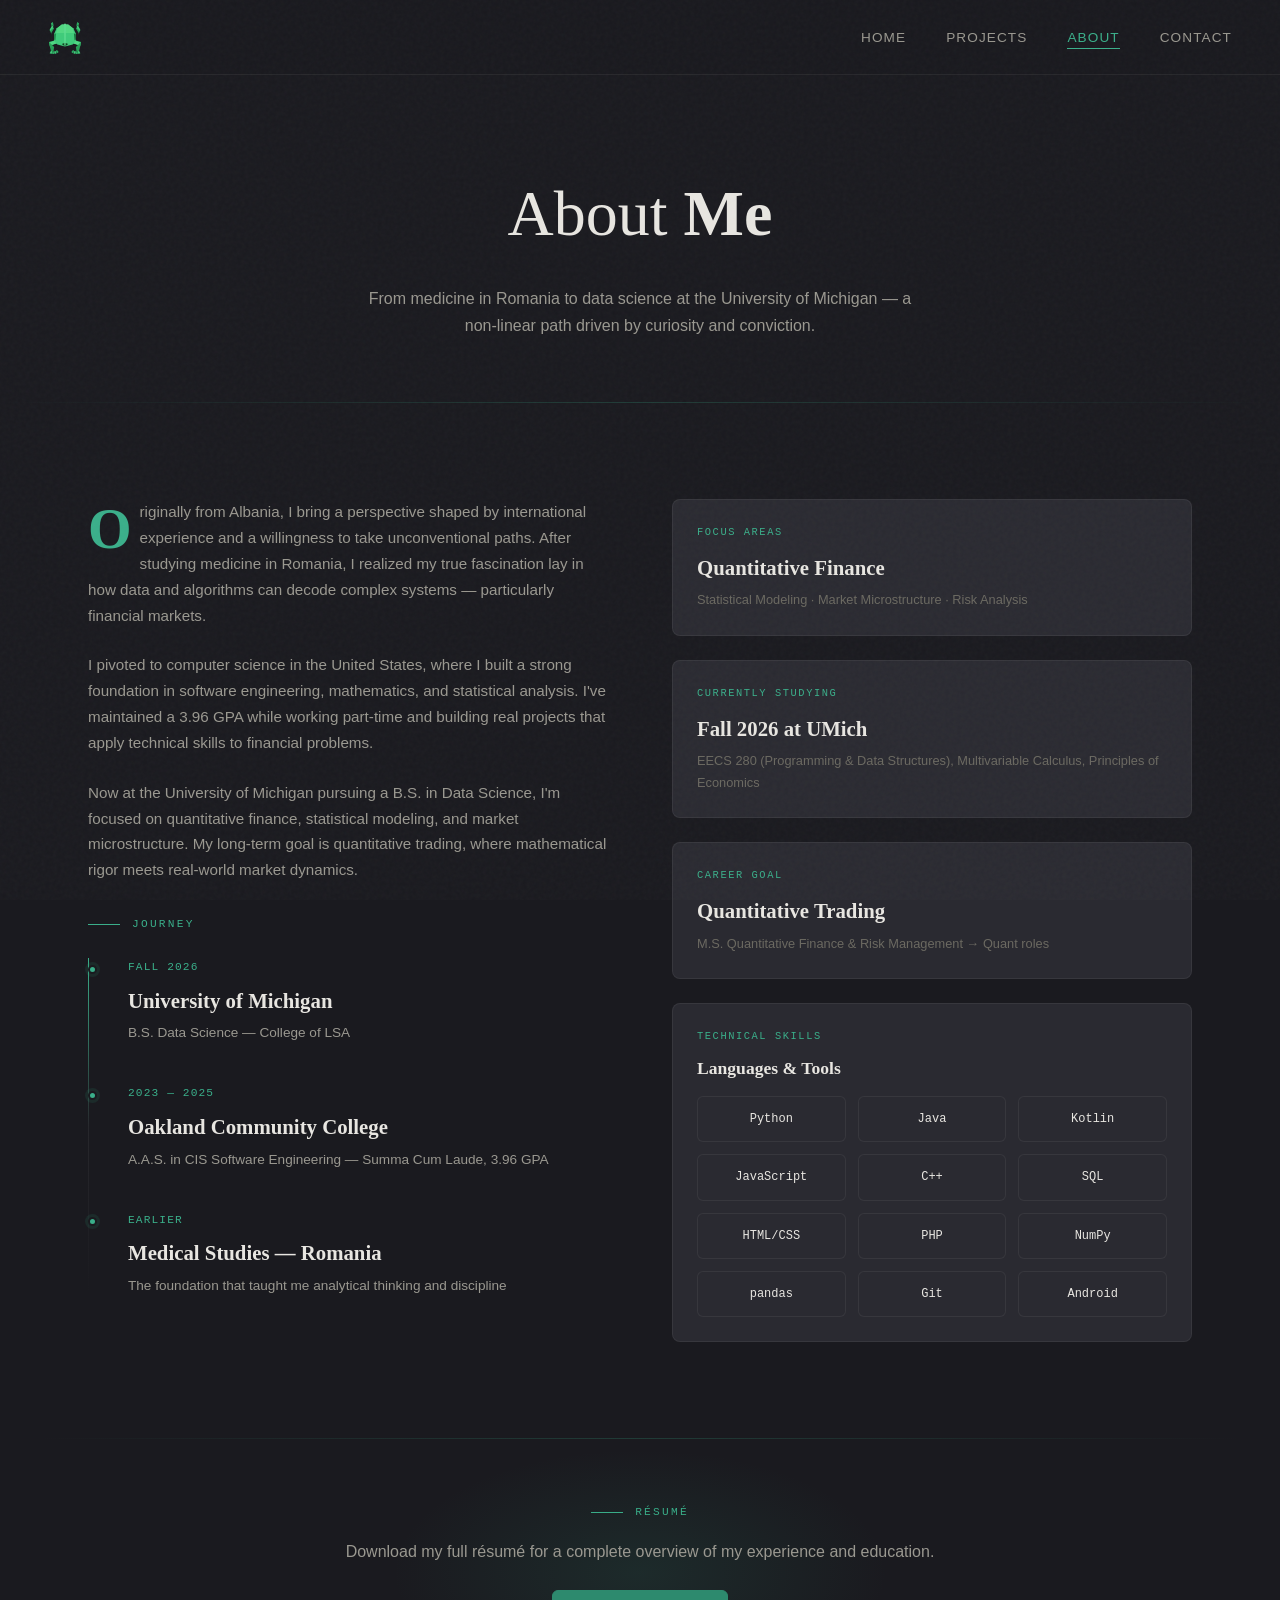
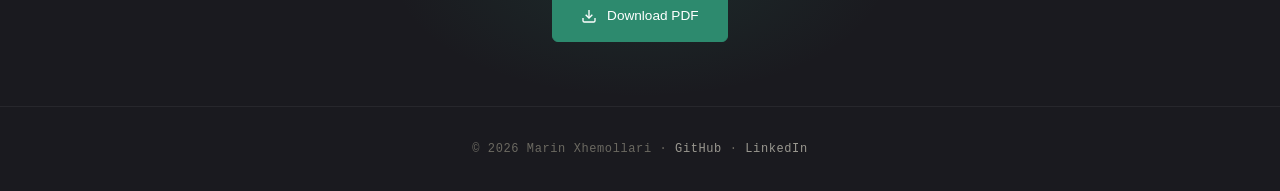
<file: about.html>
<!DOCTYPE html>
<html lang="en">
<head>
    <meta charset="UTF-8">
    <meta name="viewport" content="width=device-width, initial-scale=1.0">
    <title>About — Marin Xhemollari</title>

    <!-- ===== SECURITY HEADERS ===== -->
    <meta http-equiv="Content-Security-Policy" content="default-src 'self'; style-src 'self' 'unsafe-inline' https://fonts.googleapis.com; style-src-elem 'self' 'unsafe-inline' https://fonts.googleapis.com; font-src 'self' https://fonts.gstatic.com data:; img-src 'self' data: blob: https://raw.githubusercontent.com; script-src 'self' 'unsafe-inline' https://gc.zgo.at; connect-src 'self' https://formspree.io https://marinxhemollari.goatcounter.com; form-action 'self' https://formspree.io; base-uri 'self'; object-src 'none'; upgrade-insecure-requests">
    <meta name="referrer" content="strict-origin-when-cross-origin">
    <meta http-equiv="Permissions-Policy" content="camera=(), microphone=(), geolocation=(), payment=(), usb=(), interest-cohort=()">
    <meta http-equiv="X-Content-Type-Options" content="nosniff">

    <link rel="icon" type="image/svg+xml" href="frog-favicon.svg">
    <link rel="preconnect" href="https://fonts.googleapis.com">
    <link rel="preconnect" href="https://fonts.gstatic.com" crossorigin>
    <link href="https://fonts.googleapis.com/css2?family=Cormorant+Garamond:ital,wght@0,300;0,400;0,500;0,600;0,700;1,400&family=DM+Sans:ital,wght@0,300;0,400;0,500;0,600;0,700;1,400&family=JetBrains+Mono:wght@400;500&display=swap" rel="stylesheet">
    <link rel="stylesheet" href="styles.css">
    <style>
        .page-hero { padding: 10rem 3rem 4rem; text-align: center; position: relative; }
        .page-hero::after {
            content: ''; position: absolute; bottom: 0; left: 0; right: 0;
            height: 1px;
            background: linear-gradient(90deg, transparent, var(--border-hover), transparent);
        }
        .page-hero h1 { font-family: 'Cormorant Garamond', serif; font-size: clamp(2.5rem, 5vw, 4rem); font-weight: 300; }
        .page-hero h1 strong { font-weight: 700; }
        .page-hero p {
            color: var(--text-secondary); margin-top: 1rem;
            max-width: 550px; margin-left: auto; margin-right: auto;
        }
        .about-grid { display: grid; grid-template-columns: 1fr 1fr; gap: 4rem; }
        .about-text p { color: var(--text-secondary); margin-bottom: 1.5rem; font-size: 0.95rem; }
        .about-text p:first-of-type::first-letter {
            font-family: 'Cormorant Garamond', serif;
            font-size: 3.5rem; float: left; line-height: 1;
            margin-right: 0.5rem; margin-top: 0.1rem;
            color: var(--emerald-bright); font-weight: 600;
        }
        .about-details { display: flex; flex-direction: column; gap: 1.5rem; }
        .timeline-section { margin-top: 2rem; }
        .resume-download { text-align: center; padding: 4rem 3rem; position: relative; overflow: hidden; }
        .resume-download::before {
            content: ''; position: absolute;
            top: 50%; left: 50%; transform: translate(-50%, -50%);
            width: 500px; height: 250px;
            background: radial-gradient(ellipse, var(--emerald-glow) 0%, transparent 70%);
            pointer-events: none;
        }
        .resume-download p { color: var(--text-secondary); margin-bottom: 1.5rem; position: relative; }
        @media (max-width: 900px) {
            .page-hero { padding: 8rem 1.5rem 3rem; }
            .about-grid { grid-template-columns: 1fr; gap: 2rem; }
            .resume-download { padding: 4rem 1.5rem; }
        }
    </style>
</head>
<body>

    <nav>
        <a href="index.html" class="nav-logo"><img src="frog-logo.svg" alt="logo"></a>
        <button class="nav-mobile-toggle" onclick="document.querySelector('.nav-links').classList.toggle('open')" aria-label="Menu">
            <span></span><span></span><span></span>
        </button>
        <ul class="nav-links">
            <li><a href="index.html">Home</a></li>
            <li><a href="projects.html">Projects</a></li>
            <li><a href="about.html" class="active">About</a></li>
            <li><a href="contact.html">Contact</a></li>
        </ul>
    </nav>

    <section class="page-hero fade-in">
        <h1>About <strong>Me</strong></h1>
        <p>From medicine in Romania to data science at the University of Michigan — a non-linear path driven by curiosity and conviction.</p>
    </section>

    <section class="section">
        <div class="about-grid">
            <div class="about-text fade-in">
                <p>Originally from Albania, I bring a perspective shaped by international experience and a willingness to take unconventional paths. After studying medicine in Romania, I realized my true fascination lay in how data and algorithms can decode complex systems — particularly financial markets.</p>
                <p>I pivoted to computer science in the United States, where I built a strong foundation in software engineering, mathematics, and statistical analysis. I've maintained a 3.96 GPA while working part-time and building real projects that apply technical skills to financial problems.</p>
                <p>Now at the University of Michigan pursuing a B.S. in Data Science, I'm focused on quantitative finance, statistical modeling, and market microstructure. My long-term goal is quantitative trading, where mathematical rigor meets real-world market dynamics.</p>

                <div class="timeline-section">
                    <div class="section-label" style="margin-bottom: 1.5rem;">Journey</div>
                    <div class="timeline">
                        <div class="timeline-item">
                            <div class="timeline-date">Fall 2026</div>
                            <div class="timeline-title">University of Michigan</div>
                            <div class="timeline-sub">B.S. Data Science — College of LSA</div>
                        </div>
                        <div class="timeline-item">
                            <div class="timeline-date">2023 — 2025</div>
                            <div class="timeline-title">Oakland Community College</div>
                            <div class="timeline-sub">A.A.S. in CIS Software Engineering — Summa Cum Laude, 3.96 GPA</div>
                        </div>
                        <div class="timeline-item">
                            <div class="timeline-date">Earlier</div>
                            <div class="timeline-title">Medical Studies — Romania</div>
                            <div class="timeline-sub">The foundation that taught me analytical thinking and discipline</div>
                        </div>
                    </div>
                </div>
            </div>
            <div class="about-details fade-in" style="transition-delay: 0.15s;">
                <div class="detail-card">
                    <div class="detail-card-label">Focus Areas</div>
                    <div class="detail-card-value">Quantitative Finance</div>
                    <div class="detail-card-sub">Statistical Modeling · Market Microstructure · Risk Analysis</div>
                </div>
                <div class="detail-card">
                    <div class="detail-card-label">Currently Studying</div>
                    <div class="detail-card-value">Fall 2026 at UMich</div>
                    <div class="detail-card-sub">EECS 280 (Programming & Data Structures), Multivariable Calculus, Principles of Economics</div>
                </div>
                <div class="detail-card">
                    <div class="detail-card-label">Career Goal</div>
                    <div class="detail-card-value">Quantitative Trading</div>
                    <div class="detail-card-sub">M.S. Quantitative Finance & Risk Management → Quant roles</div>
                </div>
                <div class="detail-card">
                    <div class="detail-card-label">Technical Skills</div>
                    <div class="detail-card-value" style="font-size: 1.1rem;">Languages & Tools</div>
                    <div style="margin-top: 0.75rem;">
                        <div class="skills-grid">
                            <div class="skill-item">Python</div>
                            <div class="skill-item">Java</div>
                            <div class="skill-item">Kotlin</div>
                            <div class="skill-item">JavaScript</div>
                            <div class="skill-item">C++</div>
                            <div class="skill-item">SQL</div>
                            <div class="skill-item">HTML/CSS</div>
                            <div class="skill-item">PHP</div>
                            <div class="skill-item">NumPy</div>
                            <div class="skill-item">pandas</div>
                            <div class="skill-item">Git</div>
                            <div class="skill-item">Android</div>
                        </div>
                    </div>
                </div>
            </div>
        </div>
    </section>

    <div class="divider"></div>

    <section class="resume-download fade-in">
        <div class="section-label" style="justify-content: center;">
            <span style="display:none;">—</span>Résumé
        </div>
        <p>Download my full résumé for a complete overview of my experience and education.</p>
        <a href="Marin_Xhemollari_Resume.pdf" class="btn btn-primary" style="position: relative;" download>
            <svg viewBox="0 0 24 24" fill="none" stroke="currentColor" stroke-width="2"><path d="M21 15v4a2 2 0 0 1-2 2H5a2 2 0 0 1-2-2v-4"/><polyline points="7 10 12 15 17 10"/><line x1="12" y1="15" x2="12" y2="3"/></svg>
            Download PDF
        </a>
    </section>

    <footer>
        <p>© 2026 Marin Xhemollari · <a href="https://github.com/Marin-X" target="_blank" rel="noopener noreferrer">GitHub</a> · <a href="https://linkedin.com/in/marinxhemollari" target="_blank" rel="noopener noreferrer">LinkedIn</a></p>
    </footer>

    <script>
        const observer = new IntersectionObserver((entries) => {
            entries.forEach(e => { if (e.isIntersecting) e.target.classList.add('visible'); });
        }, { threshold: 0.1, rootMargin: '0px 0px -50px 0px' });
        document.querySelectorAll('.fade-in').forEach(el => observer.observe(el));
    </script>

    <!-- GoatCounter analytics — privacy-friendly, no cookies -->
    <script data-goatcounter="https://marinxhemollari.goatcounter.com/count" async src="//gc.zgo.at/count.js"></script>
</body>
</html>
</file>
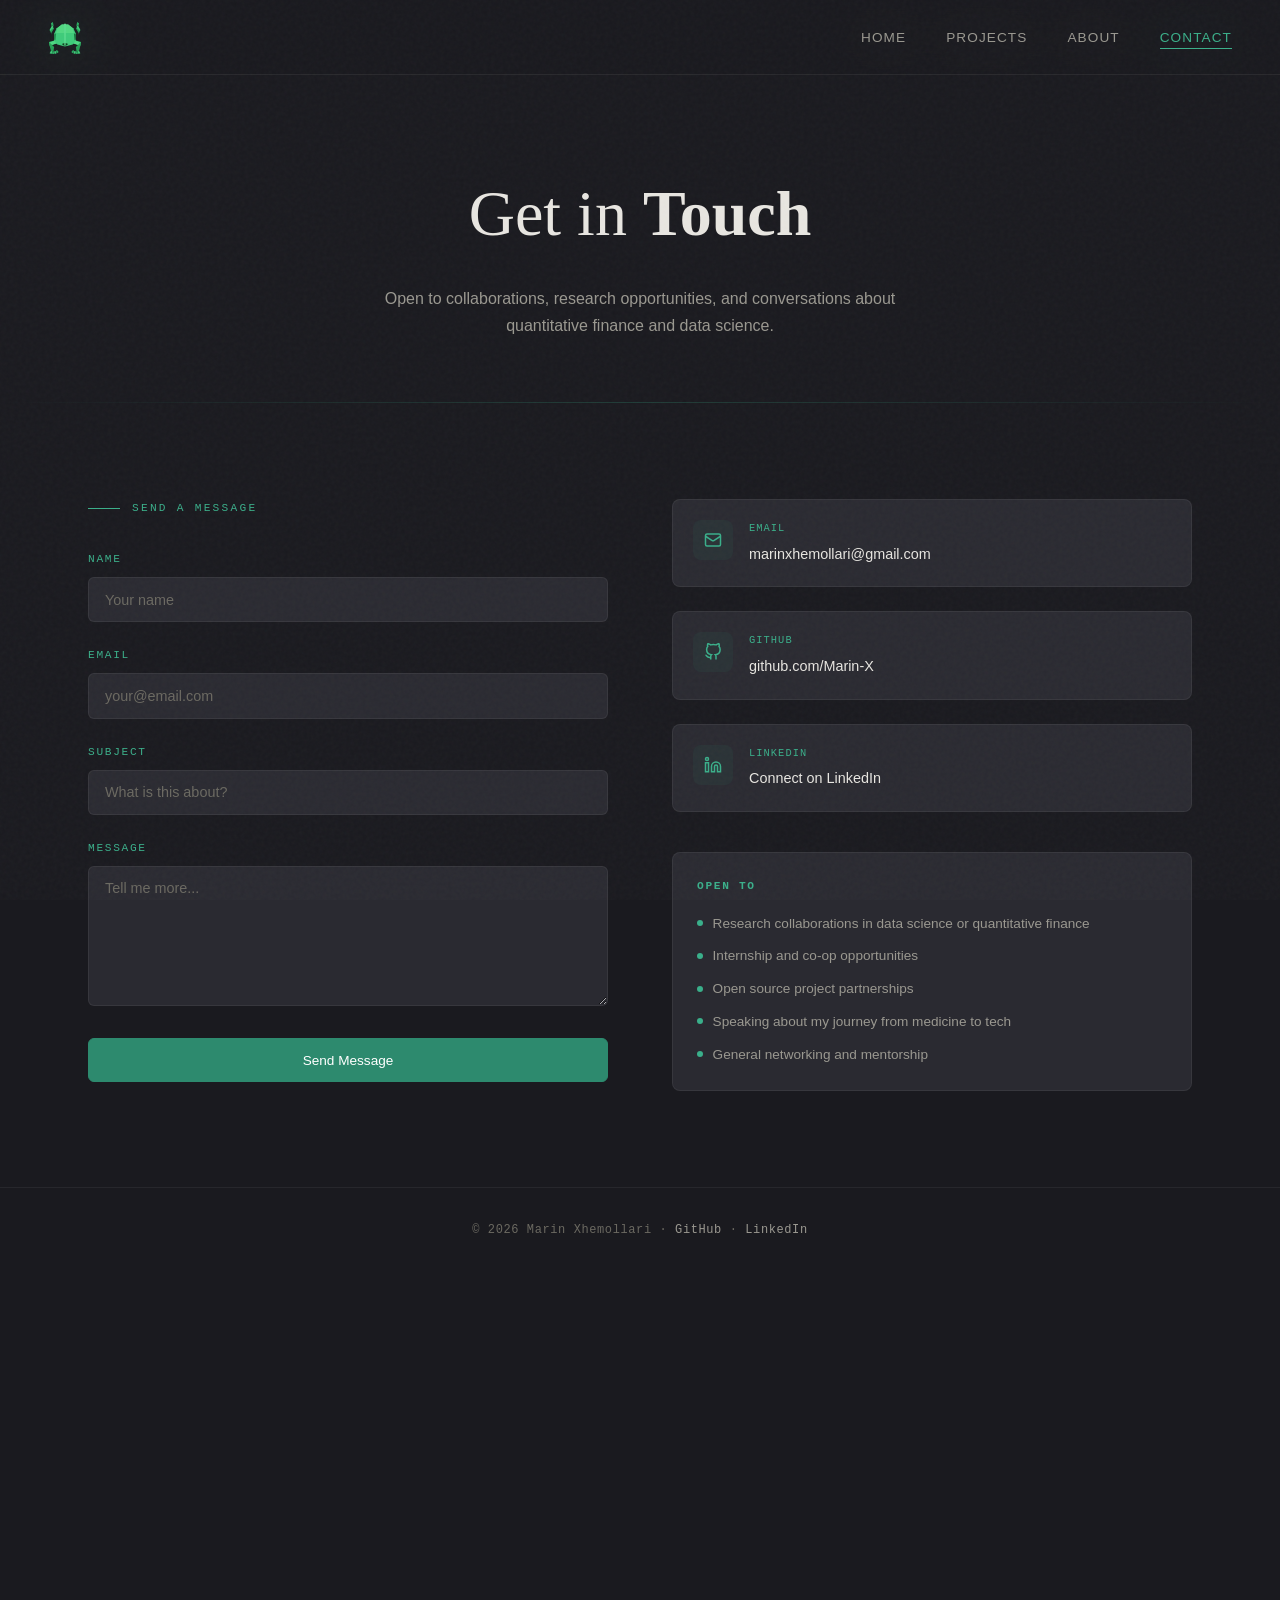
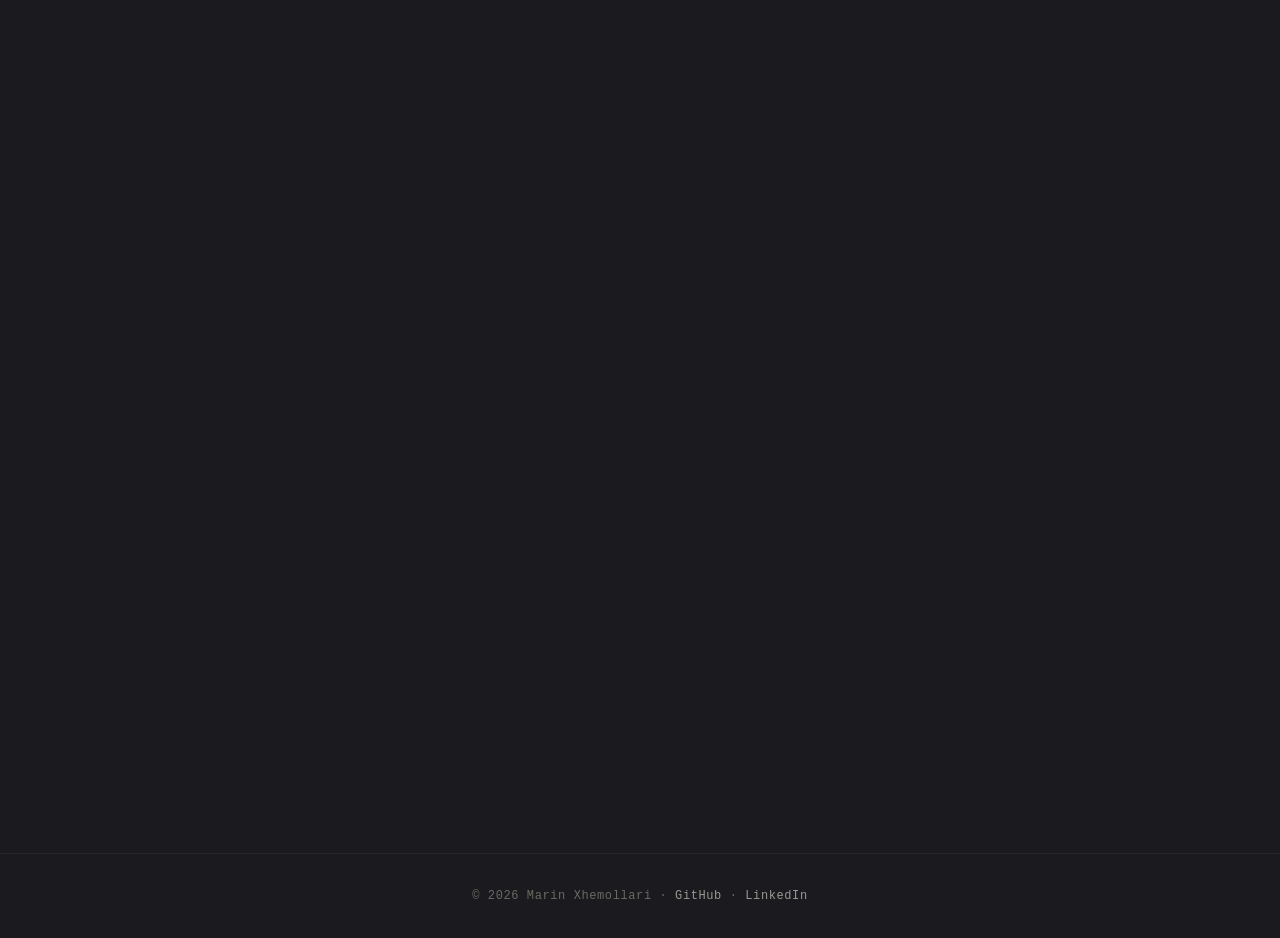
<file: contact.html>
<!DOCTYPE html>
<html lang="en">
<head>
    <meta charset="UTF-8">
    <meta name="viewport" content="width=device-width, initial-scale=1.0">
    <title>Contact - Marin Xhemollari</title>

    <!-- ===== SECURITY HEADERS ===== -->
    <meta http-equiv="Content-Security-Policy" content="default-src 'self'; style-src 'self' 'unsafe-inline' https://fonts.googleapis.com; style-src-elem 'self' 'unsafe-inline' https://fonts.googleapis.com; font-src 'self' https://fonts.gstatic.com data:; img-src 'self' data: blob: https://raw.githubusercontent.com; script-src 'self' 'unsafe-inline' https://gc.zgo.at; connect-src 'self' https://api.web3forms.com https://marinxhemollari.goatcounter.com; form-action 'self' https://api.web3forms.com; base-uri 'self'; object-src 'none'; upgrade-insecure-requests">
    <meta name="referrer" content="strict-origin-when-cross-origin">
    <meta http-equiv="Permissions-Policy" content="camera=(), microphone=(), geolocation=(), payment=(), usb=(), interest-cohort=()">
    <meta http-equiv="X-Content-Type-Options" content="nosniff">

    <link rel="icon" type="image/svg+xml" href="frog-favicon.svg">
    <link rel="preconnect" href="https://fonts.googleapis.com">
    <link rel="preconnect" href="https://fonts.gstatic.com" crossorigin>
    <link href="https://fonts.googleapis.com/css2?family=Cormorant+Garamond:ital,wght@0,300;0,400;0,500;0,600;0,700;1,400&family=DM+Sans:ital,wght@0,300;0,400;0,500;0,600;0,700;1,400&family=JetBrains+Mono:wght@400;500&display=swap" rel="stylesheet">
    <link rel="stylesheet" href="styles.css">
    <style>
        .page-hero { padding: 10rem 3rem 4rem; text-align: center; position: relative; }
        .page-hero::after {
            content: ''; position: absolute; bottom: 0; left: 0; right: 0;
            height: 1px;
            background: linear-gradient(90deg, transparent, var(--border-hover), transparent);
        }
        .page-hero h1 { font-family: 'Cormorant Garamond', serif; font-size: clamp(2.5rem, 5vw, 4rem); font-weight: 300; }
        .page-hero h1 strong { font-weight: 700; }
        .page-hero p {
            color: var(--text-secondary); margin-top: 1rem;
            max-width: 550px; margin-left: auto; margin-right: auto;
        }
        .contact-grid { display: grid; grid-template-columns: 1fr 1fr; gap: 4rem; }
        .contact-form { max-width: 100%; }
        .contact-info { display: flex; flex-direction: column; gap: 1.5rem; }
        .contact-method {
            display: flex; align-items: flex-start; gap: 1rem;
            padding: 1.25rem;
            background: var(--bg-card); border: 1px solid var(--border);
            border-radius: 8px; transition: border-color 0.3s ease;
        }
        .contact-method:hover { border-color: var(--border-hover); }
        .contact-method-icon {
            width: 40px; height: 40px; border-radius: 8px;
            background: var(--emerald-subtle);
            display: flex; align-items: center; justify-content: center;
            flex-shrink: 0;
        }
        .contact-method-icon svg { width: 18px; height: 18px; color: var(--emerald-bright); }
        .contact-method-label {
            font-family: 'JetBrains Mono', monospace;
            font-size: 0.65rem; color: var(--emerald-bright);
            letter-spacing: 0.1em; text-transform: uppercase;
            margin-bottom: 0.25rem;
        }
        .contact-method-value { font-size: 0.9rem; color: var(--text-primary); }
        .contact-method-value a { color: var(--text-primary); transition: color 0.3s ease; }
        .contact-method-value a:hover { color: var(--emerald-bright); }
        .open-to {
            margin-top: 1rem; padding: 1.5rem;
            background: var(--bg-card); border: 1px solid var(--border);
            border-radius: 8px;
        }
        .open-to h3 {
            font-family: 'JetBrains Mono', monospace; font-size: 0.7rem;
            color: var(--emerald-bright); letter-spacing: 0.15em;
            text-transform: uppercase; margin-bottom: 1rem;
        }
        .open-to-list { list-style: none; display: flex; flex-direction: column; gap: 0.6rem; }
        .open-to-list li {
            font-size: 0.85rem; color: var(--text-secondary);
            display: flex; align-items: center; gap: 0.6rem;
        }
        .open-to-list li::before {
            content: ''; display: inline-block;
            width: 6px; height: 6px; border-radius: 50%;
            background: var(--emerald-bright); flex-shrink: 0;
        }
        .hp-field {
            position: absolute !important;
            left: -9999px !important;
            width: 1px !important;
            height: 1px !important;
            opacity: 0 !important;
            pointer-events: none !important;
        }

        /* ===== Inline form status messages ===== */
        .form-status {
            padding: 1.5rem 1.75rem; border-radius: 8px;
            border: 1px solid var(--border);
            font-size: 0.9rem; line-height: 1.55;
            margin-bottom: 0.5rem;
        }
        .form-status h3 {
            font-family: 'Cormorant Garamond', serif;
            font-size: 1.3rem; font-weight: 600;
            margin-bottom: 0.4rem;
        }
        .form-status.success {
            background: var(--emerald-subtle);
            border-color: var(--emerald-bright);
        }
        .form-status.success h3 { color: var(--emerald-bright); }
        .form-status.success p { color: var(--text-primary); margin: 0; }
        .form-status.error {
            background: rgba(239, 83, 80, 0.08);
            border-color: rgba(239, 83, 80, 0.6);
        }
        .form-status.error h3 { color: #EF5350; }
        .form-status.error p { color: var(--text-secondary); margin: 0; }
        .form-status.error button.retry {
            margin-top: 1rem;
            font-family: 'JetBrains Mono', monospace; font-size: 0.75rem;
            padding: 0.4rem 1rem; border-radius: 6px;
            background: transparent; color: #EF5350;
            border: 1px solid rgba(239, 83, 80, 0.6);
            cursor: pointer; transition: all 0.3s ease;
        }
        .form-status.error button.retry:hover {
            background: rgba(239, 83, 80, 0.1);
        }
        .btn[disabled] { opacity: 0.6; cursor: wait; }

        @media (max-width: 900px) {
            .page-hero { padding: 8rem 1.5rem 3rem; }
            .contact-grid { grid-template-columns: 1fr; gap: 2rem; }
        }
    </style>
</head>
<body>
    <nav>
        <a href="index.html" class="nav-logo"><img src="frog-logo.svg" alt="logo"></a>
        <button class="nav-mobile-toggle" onclick="document.querySelector('.nav-links').classList.toggle('open')" aria-label="Menu">
            <span></span><span></span><span></span>
        </button>
        <ul class="nav-links">
            <li><a href="index.html">Home</a></li>
            <li><a href="projects.html">Projects</a></li>
            <li><a href="about.html">About</a></li>
            <li><a href="contact.html" class="active">Contact</a></li>
        </ul>
    </nav>
    <section class="page-hero fade-in">
        <h1>Get in <strong>Touch</strong></h1>
        <p>Open to collaborations, research opportunities, and conversations about quantitative finance and data science.</p>
    </section>
    <section class="section">
        <div class="contact-grid">
            <div class="contact-form fade-in">
                <div class="section-label" style="margin-bottom: 2rem;">Send a Message</div>

                <div id="form-status-container" aria-live="polite"></div>

                <form id="contact-form" action="https://api.web3forms.com/submit" method="POST">
                    <!-- Web3Forms access key -->
                    <input type="hidden" name="access_key" value="36d70038-d388-4696-bf54-0352f1e2b538">
                    <!-- Email subject line -->
                    <input type="hidden" name="subject" value="New message from marinxhemollari.com">
                    <!-- Sender label in the email Marin receives -->
                    <input type="hidden" name="from_name" value="marinxhemollari.com Contact Form">

                    <!-- Honeypot (Web3Forms convention: 'botcheck'). Real users won't fill this; bots will. -->
                    <div class="hp-field" aria-hidden="true">
                        <label for="hp-gotcha">Leave this field empty</label>
                        <input type="checkbox" id="hp-gotcha" name="botcheck" tabindex="-1" autocomplete="off">
                    </div>

                    <div class="form-group">
                        <label for="contact-name">Name</label>
                        <input type="text" id="contact-name" name="name" placeholder="Your name" maxlength="100" required>
                    </div>
                    <div class="form-group">
                        <label for="contact-email">Email</label>
                        <input type="email" id="contact-email" name="email" placeholder="your@email.com" maxlength="254" required>
                    </div>
                    <div class="form-group">
                        <label for="contact-subject">Subject</label>
                        <input type="text" id="contact-subject" name="user_subject" placeholder="What is this about?" maxlength="200">
                    </div>
                    <div class="form-group">
                        <label for="contact-message">Message</label>
                        <textarea id="contact-message" name="message" placeholder="Tell me more..." maxlength="5000" required></textarea>
                    </div>
                    <button id="contact-submit" type="submit" class="btn btn-primary" style="width: 100%; justify-content: center;">Send Message</button>
                </form>
            </div>
            <div class="contact-info fade-in" style="transition-delay: 0.15s;">
                <div class="contact-method">
                    <div class="contact-method-icon">
                        <svg viewBox="0 0 24 24" fill="none" stroke="currentColor" stroke-width="2"><rect x="2" y="4" width="20" height="16" rx="2"/><path d="m22 7-8.97 5.7a1.94 1.94 0 0 1-2.06 0L2 7"/></svg>
                    </div>
                    <div>
                        <div class="contact-method-label">Email</div>
                        <div class="contact-method-value" id="email-display" data-u="marinxhemollari" data-d="gmail.com">
                            <noscript>Enable JavaScript to view email</noscript>
                        </div>
                    </div>
                </div>
                <div class="contact-method">
                    <div class="contact-method-icon">
                        <svg viewBox="0 0 24 24" fill="none" stroke="currentColor" stroke-width="2"><path d="M9 19c-5 1.5-5-2.5-7-3m14 6v-3.87a3.37 3.37 0 0 0-.94-2.61c3.14-.35 6.44-1.54 6.44-7A5.44 5.44 0 0 0 20 4.77 5.07 5.07 0 0 0 19.91 1S18.73.65 16 2.48a13.38 13.38 0 0 0-7 0C6.27.65 5.09 1 5.09 1A5.07 5.07 0 0 0 5 4.77a5.44 5.44 0 0 0-1.5 3.78c0 5.42 3.3 6.61 6.44 7A3.37 3.37 0 0 0 9 18.13V22"/></svg>
                    </div>
                    <div>
                        <div class="contact-method-label">GitHub</div>
                        <div class="contact-method-value"><a href="https://github.com/Marin-X" target="_blank" rel="noopener noreferrer">github.com/Marin-X</a></div>
                    </div>
                </div>
                <div class="contact-method">
                    <div class="contact-method-icon">
                        <svg viewBox="0 0 24 24" fill="none" stroke="currentColor" stroke-width="2"><path d="M16 8a6 6 0 0 1 6 6v7h-4v-7a2 2 0 0 0-2-2 2 2 0 0 0-2 2v7h-4v-7a6 6 0 0 1 6-6z"/><rect x="2" y="9" width="4" height="12"/><circle cx="4" cy="4" r="2"/></svg>
                    </div>
                    <div>
                        <div class="contact-method-label">LinkedIn</div>
                        <div class="contact-method-value"><a href="https://linkedin.com/in/marinxhemollari" target="_blank" rel="noopener noreferrer">Connect on LinkedIn</a></div>
                    </div>
                </div>
                <div class="open-to">
                    <h3>Open To</h3>
                    <ul class="open-to-list">
                        <li>Research collaborations in data science or quantitative finance</li>
                        <li>Internship and co-op opportunities</li>
                        <li>Open source project partnerships</li>
                        <li>Speaking about my journey from medicine to tech</li>
                        <li>General networking and mentorship</li>
                    </ul>
                </div>
            </div>
        </div>
    </section>
    <footer>
        <p>© 2026 Marin Xhemollari · <a href="https://github.com/Marin-X" target="_blank" rel="noopener noreferrer">GitHub</a> · <a href="https://linkedin.com/in/marinxhemollari" target="_blank" rel="noopener noreferrer">LinkedIn</a></p>
    </footer>

    <script>
        const observer = new IntersectionObserver((entries) => {
            entries.forEach(e => { if (e.isIntersecting) e.target.classList.add('visible'); });
        }, { threshold: 0.1, rootMargin: '0px 0px -50px 0px' });
        document.querySelectorAll('.fade-in').forEach(el => observer.observe(el));

        // ===== Email obfuscation =====
        (function() {
            var el = document.getElementById('email-display');
            if (!el) return;
            var u = el.getAttribute('data-u');
            var d = el.getAttribute('data-d');
            var addr = u + '@' + d;
            var a = document.createElement('a');
            a.href = 'mailto:' + addr;
            a.textContent = addr;
            el.innerHTML = '';
            el.appendChild(a);
        })();

        // ===== AJAX form submission via Web3Forms (no captcha, no redirect) =====
        (function() {
            var form = document.getElementById('contact-form');
            var status = document.getElementById('form-status-container');
            var submitBtn = document.getElementById('contact-submit');
            if (!form || !status || !submitBtn) return;

            function showSuccess() {
                status.innerHTML =
                    '<div class="form-status success">' +
                        '<h3>Message sent</h3>' +
                        '<p>Thanks for reaching out \u2014 I\u2019ll get back to you soon.</p>' +
                    '</div>';
                form.style.display = 'none';
                status.scrollIntoView({ behavior: 'smooth', block: 'center' });
            }

            function showError(detail) {
                status.innerHTML =
                    '<div class="form-status error">' +
                        '<h3>Couldn\u2019t send message</h3>' +
                        '<p>' + (detail || 'Something went wrong on submit. Try again, or email me directly.') + '</p>' +
                        '<button type="button" class="retry" onclick="document.getElementById(\'form-status-container\').innerHTML=\'\';">Try again</button>' +
                    '</div>';
            }

            form.addEventListener('submit', async function(e) {
                e.preventDefault();
                status.innerHTML = '';
                submitBtn.disabled = true;
                var originalText = submitBtn.textContent;
                submitBtn.textContent = 'Sending...';

                try {
                    var response = await fetch(form.action, {
                        method: 'POST',
                        body: new FormData(form),
                        headers: { 'Accept': 'application/json' }
                    });
                    var data = await response.json().catch(function() { return {}; });

                    if (response.ok && data.success) {
                        showSuccess();
                    } else {
                        showError(data.message || null);
                    }
                } catch (err) {
                    showError('Network error \u2014 check your connection and try again.');
                } finally {
                    submitBtn.disabled = false;
                    submitBtn.textContent = originalText;
                }
            });
        })();
    </script>

    <!-- GoatCounter analytics — privacy-friendly, no cookies -->
    <script data-goatcounter="https://marinxhemollari.goatcounter.com/count" async src="//gc.zgo.at/count.js"></script>
</body>
</html><!DOCTYPE html>
<html lang="en">
<head>
    <meta charset="UTF-8">
    <meta name="viewport" content="width=device-width, initial-scale=1.0">
    <title>Contact - Marin Xhemollari</title>

    <!-- ===== SECURITY HEADERS ===== -->
    <meta http-equiv="Content-Security-Policy" content="default-src 'self'; style-src 'self' 'unsafe-inline' https://fonts.googleapis.com; style-src-elem 'self' 'unsafe-inline' https://fonts.googleapis.com; font-src 'self' https://fonts.gstatic.com data:; img-src 'self' data: blob: https://raw.githubusercontent.com; script-src 'self' 'unsafe-inline'; connect-src 'self' https://api.web3forms.com; form-action 'self' https://api.web3forms.com; base-uri 'self'; object-src 'none'; upgrade-insecure-requests">
    <meta name="referrer" content="strict-origin-when-cross-origin">
    <meta http-equiv="Permissions-Policy" content="camera=(), microphone=(), geolocation=(), payment=(), usb=(), interest-cohort=()">
    <meta http-equiv="X-Content-Type-Options" content="nosniff">

    <link rel="icon" type="image/svg+xml" href="frog-favicon.svg">
    <link rel="preconnect" href="https://fonts.googleapis.com">
    <link rel="preconnect" href="https://fonts.gstatic.com" crossorigin>
    <link href="https://fonts.googleapis.com/css2?family=Cormorant+Garamond:ital,wght@0,300;0,400;0,500;0,600;0,700;1,400&family=DM+Sans:ital,wght@0,300;0,400;0,500;0,600;0,700;1,400&family=JetBrains+Mono:wght@400;500&display=swap" rel="stylesheet">
    <link rel="stylesheet" href="styles.css">
    <style>
        .page-hero { padding: 10rem 3rem 4rem; text-align: center; position: relative; }
        .page-hero::after {
            content: ''; position: absolute; bottom: 0; left: 0; right: 0;
            height: 1px;
            background: linear-gradient(90deg, transparent, var(--border-hover), transparent);
        }
        .page-hero h1 { font-family: 'Cormorant Garamond', serif; font-size: clamp(2.5rem, 5vw, 4rem); font-weight: 300; }
        .page-hero h1 strong { font-weight: 700; }
        .page-hero p {
            color: var(--text-secondary); margin-top: 1rem;
            max-width: 550px; margin-left: auto; margin-right: auto;
        }
        .contact-grid { display: grid; grid-template-columns: 1fr 1fr; gap: 4rem; }
        .contact-form { max-width: 100%; }
        .contact-info { display: flex; flex-direction: column; gap: 1.5rem; }
        .contact-method {
            display: flex; align-items: flex-start; gap: 1rem;
            padding: 1.25rem;
            background: var(--bg-card); border: 1px solid var(--border);
            border-radius: 8px; transition: border-color 0.3s ease;
        }
        .contact-method:hover { border-color: var(--border-hover); }
        .contact-method-icon {
            width: 40px; height: 40px; border-radius: 8px;
            background: var(--emerald-subtle);
            display: flex; align-items: center; justify-content: center;
            flex-shrink: 0;
        }
        .contact-method-icon svg { width: 18px; height: 18px; color: var(--emerald-bright); }
        .contact-method-label {
            font-family: 'JetBrains Mono', monospace;
            font-size: 0.65rem; color: var(--emerald-bright);
            letter-spacing: 0.1em; text-transform: uppercase;
            margin-bottom: 0.25rem;
        }
        .contact-method-value { font-size: 0.9rem; color: var(--text-primary); }
        .contact-method-value a { color: var(--text-primary); transition: color 0.3s ease; }
        .contact-method-value a:hover { color: var(--emerald-bright); }
        .open-to {
            margin-top: 1rem; padding: 1.5rem;
            background: var(--bg-card); border: 1px solid var(--border);
            border-radius: 8px;
        }
        .open-to h3 {
            font-family: 'JetBrains Mono', monospace; font-size: 0.7rem;
            color: var(--emerald-bright); letter-spacing: 0.15em;
            text-transform: uppercase; margin-bottom: 1rem;
        }
        .open-to-list { list-style: none; display: flex; flex-direction: column; gap: 0.6rem; }
        .open-to-list li {
            font-size: 0.85rem; color: var(--text-secondary);
            display: flex; align-items: center; gap: 0.6rem;
        }
        .open-to-list li::before {
            content: ''; display: inline-block;
            width: 6px; height: 6px; border-radius: 50%;
            background: var(--emerald-bright); flex-shrink: 0;
        }
        .hp-field {
            position: absolute !important;
            left: -9999px !important;
            width: 1px !important;
            height: 1px !important;
            opacity: 0 !important;
            pointer-events: none !important;
        }

        /* ===== Inline form status messages ===== */
        .form-status {
            padding: 1.5rem 1.75rem; border-radius: 8px;
            border: 1px solid var(--border);
            font-size: 0.9rem; line-height: 1.55;
            margin-bottom: 0.5rem;
        }
        .form-status h3 {
            font-family: 'Cormorant Garamond', serif;
            font-size: 1.3rem; font-weight: 600;
            margin-bottom: 0.4rem;
        }
        .form-status.success {
            background: var(--emerald-subtle);
            border-color: var(--emerald-bright);
        }
        .form-status.success h3 { color: var(--emerald-bright); }
        .form-status.success p { color: var(--text-primary); margin: 0; }
        .form-status.error {
            background: rgba(239, 83, 80, 0.08);
            border-color: rgba(239, 83, 80, 0.6);
        }
        .form-status.error h3 { color: #EF5350; }
        .form-status.error p { color: var(--text-secondary); margin: 0; }
        .form-status.error button.retry {
            margin-top: 1rem;
            font-family: 'JetBrains Mono', monospace; font-size: 0.75rem;
            padding: 0.4rem 1rem; border-radius: 6px;
            background: transparent; color: #EF5350;
            border: 1px solid rgba(239, 83, 80, 0.6);
            cursor: pointer; transition: all 0.3s ease;
        }
        .form-status.error button.retry:hover {
            background: rgba(239, 83, 80, 0.1);
        }
        .btn[disabled] { opacity: 0.6; cursor: wait; }

        @media (max-width: 900px) {
            .page-hero { padding: 8rem 1.5rem 3rem; }
            .contact-grid { grid-template-columns: 1fr; gap: 2rem; }
        }
    </style>
</head>
<body>
    <nav>
        <a href="index.html" class="nav-logo"><img src="frog-logo.svg" alt="logo"></a>
        <button class="nav-mobile-toggle" onclick="document.querySelector('.nav-links').classList.toggle('open')" aria-label="Menu">
            <span></span><span></span><span></span>
        </button>
        <ul class="nav-links">
            <li><a href="index.html">Home</a></li>
            <li><a href="projects.html">Projects</a></li>
            <li><a href="about.html">About</a></li>
            <li><a href="contact.html" class="active">Contact</a></li>
        </ul>
    </nav>
    <section class="page-hero fade-in">
        <h1>Get in <strong>Touch</strong></h1>
        <p>Open to collaborations, research opportunities, and conversations about quantitative finance and data science.</p>
    </section>
    <section class="section">
        <div class="contact-grid">
            <div class="contact-form fade-in">
                <div class="section-label" style="margin-bottom: 2rem;">Send a Message</div>

                <div id="form-status-container" aria-live="polite"></div>

                <form id="contact-form" action="https://api.web3forms.com/submit" method="POST">
                    <!-- Web3Forms access key -->
                    <input type="hidden" name="access_key" value="36d70038-d388-4696-bf54-0352f1e2b538">
                    <!-- Email subject line -->
                    <input type="hidden" name="subject" value="New message from marinxhemollari.com">
                    <!-- Sender label in the email Marin receives -->
                    <input type="hidden" name="from_name" value="marinxhemollari.com Contact Form">

                    <!-- Honeypot (Web3Forms convention: 'botcheck'). Real users won't fill this; bots will. -->
                    <div class="hp-field" aria-hidden="true">
                        <label for="hp-gotcha">Leave this field empty</label>
                        <input type="checkbox" id="hp-gotcha" name="botcheck" tabindex="-1" autocomplete="off">
                    </div>

                    <div class="form-group">
                        <label for="contact-name">Name</label>
                        <input type="text" id="contact-name" name="name" placeholder="Your name" maxlength="100" required>
                    </div>
                    <div class="form-group">
                        <label for="contact-email">Email</label>
                        <input type="email" id="contact-email" name="email" placeholder="your@email.com" maxlength="254" required>
                    </div>
                    <div class="form-group">
                        <label for="contact-subject">Subject</label>
                        <input type="text" id="contact-subject" name="user_subject" placeholder="What is this about?" maxlength="200">
                    </div>
                    <div class="form-group">
                        <label for="contact-message">Message</label>
                        <textarea id="contact-message" name="message" placeholder="Tell me more..." maxlength="5000" required></textarea>
                    </div>
                    <button id="contact-submit" type="submit" class="btn btn-primary" style="width: 100%; justify-content: center;">Send Message</button>
                </form>
            </div>
            <div class="contact-info fade-in" style="transition-delay: 0.15s;">
                <div class="contact-method">
                    <div class="contact-method-icon">
                        <svg viewBox="0 0 24 24" fill="none" stroke="currentColor" stroke-width="2"><rect x="2" y="4" width="20" height="16" rx="2"/><path d="m22 7-8.97 5.7a1.94 1.94 0 0 1-2.06 0L2 7"/></svg>
                    </div>
                    <div>
                        <div class="contact-method-label">Email</div>
                        <div class="contact-method-value" id="email-display" data-u="marinxhemollari" data-d="gmail.com">
                            <noscript>Enable JavaScript to view email</noscript>
                        </div>
                    </div>
                </div>
                <div class="contact-method">
                    <div class="contact-method-icon">
                        <svg viewBox="0 0 24 24" fill="none" stroke="currentColor" stroke-width="2"><path d="M9 19c-5 1.5-5-2.5-7-3m14 6v-3.87a3.37 3.37 0 0 0-.94-2.61c3.14-.35 6.44-1.54 6.44-7A5.44 5.44 0 0 0 20 4.77 5.07 5.07 0 0 0 19.91 1S18.73.65 16 2.48a13.38 13.38 0 0 0-7 0C6.27.65 5.09 1 5.09 1A5.07 5.07 0 0 0 5 4.77a5.44 5.44 0 0 0-1.5 3.78c0 5.42 3.3 6.61 6.44 7A3.37 3.37 0 0 0 9 18.13V22"/></svg>
                    </div>
                    <div>
                        <div class="contact-method-label">GitHub</div>
                        <div class="contact-method-value"><a href="https://github.com/Marin-X" target="_blank" rel="noopener noreferrer">github.com/Marin-X</a></div>
                    </div>
                </div>
                <div class="contact-method">
                    <div class="contact-method-icon">
                        <svg viewBox="0 0 24 24" fill="none" stroke="currentColor" stroke-width="2"><path d="M16 8a6 6 0 0 1 6 6v7h-4v-7a2 2 0 0 0-2-2 2 2 0 0 0-2 2v7h-4v-7a6 6 0 0 1 6-6z"/><rect x="2" y="9" width="4" height="12"/><circle cx="4" cy="4" r="2"/></svg>
                    </div>
                    <div>
                        <div class="contact-method-label">LinkedIn</div>
                        <div class="contact-method-value"><a href="https://linkedin.com/in/marinxhemollari" target="_blank" rel="noopener noreferrer">Connect on LinkedIn</a></div>
                    </div>
                </div>
                <div class="open-to">
                    <h3>Open To</h3>
                    <ul class="open-to-list">
                        <li>Research collaborations in data science or quantitative finance</li>
                        <li>Internship and co-op opportunities</li>
                        <li>Open source project partnerships</li>
                        <li>Speaking about my journey from medicine to tech</li>
                        <li>General networking and mentorship</li>
                    </ul>
                </div>
            </div>
        </div>
    </section>
    <footer>
        <p>© 2026 Marin Xhemollari · <a href="https://github.com/Marin-X" target="_blank" rel="noopener noreferrer">GitHub</a> · <a href="https://linkedin.com/in/marinxhemollari" target="_blank" rel="noopener noreferrer">LinkedIn</a></p>
    </footer>

    <script>
        const observer = new IntersectionObserver((entries) => {
            entries.forEach(e => { if (e.isIntersecting) e.target.classList.add('visible'); });
        }, { threshold: 0.1, rootMargin: '0px 0px -50px 0px' });
        document.querySelectorAll('.fade-in').forEach(el => observer.observe(el));

        // ===== Email obfuscation =====
        (function() {
            var el = document.getElementById('email-display');
            if (!el) return;
            var u = el.getAttribute('data-u');
            var d = el.getAttribute('data-d');
            var addr = u + '@' + d;
            var a = document.createElement('a');
            a.href = 'mailto:' + addr;
            a.textContent = addr;
            el.innerHTML = '';
            el.appendChild(a);
        })();

        // ===== AJAX form submission via Web3Forms (no captcha, no redirect) =====
        (function() {
            var form = document.getElementById('contact-form');
            var status = document.getElementById('form-status-container');
            var submitBtn = document.getElementById('contact-submit');
            if (!form || !status || !submitBtn) return;

            function showSuccess() {
                status.innerHTML =
                    '<div class="form-status success">' +
                        '<h3>Message sent</h3>' +
                        '<p>Thanks for reaching out \u2014 I\u2019ll get back to you soon.</p>' +
                    '</div>';
                form.style.display = 'none';
                status.scrollIntoView({ behavior: 'smooth', block: 'center' });
            }

            function showError(detail) {
                status.innerHTML =
                    '<div class="form-status error">' +
                        '<h3>Couldn\u2019t send message</h3>' +
                        '<p>' + (detail || 'Something went wrong on submit. Try again, or email me directly.') + '</p>' +
                        '<button type="button" class="retry" onclick="document.getElementById(\'form-status-container\').innerHTML=\'\';">Try again</button>' +
                    '</div>';
            }

            form.addEventListener('submit', async function(e) {
                e.preventDefault();
                status.innerHTML = '';
                submitBtn.disabled = true;
                var originalText = submitBtn.textContent;
                submitBtn.textContent = 'Sending...';

                try {
                    var response = await fetch(form.action, {
                        method: 'POST',
                        body: new FormData(form),
                        headers: { 'Accept': 'application/json' }
                    });
                    var data = await response.json().catch(function() { return {}; });

                    if (response.ok && data.success) {
                        showSuccess();
                    } else {
                        showError(data.message || null);
                    }
                } catch (err) {
                    showError('Network error \u2014 check your connection and try again.');
                } finally {
                    submitBtn.disabled = false;
                    submitBtn.textContent = originalText;
                }
            });
        })();
    </script>

    <!--- GoatCounter analytics — privacy-friendly, no cookies --->
                
    <script data-goatcounter="https://marinxhemollari.goatcounter.com/count" async src="//gc.zgo.at/count.js"></script>
    
</body>
</html>
</file>
<file: styles.css>
/* ============================================================
   MARIN XHEMOLLARI — PORTFOLIO
   Charcoal + Emerald "Old Money Tech" Theme
   ============================================================ */

:root {
    --bg-primary: #1a1a1f;
    --bg-secondary: #222228;
    --bg-card: #2a2a31;
    --bg-card-hover: #32323a;
    --emerald: #2d8a6e;
    --emerald-bright: #3aaf8a;
    --emerald-glow: rgba(45, 138, 110, 0.15);
    --emerald-subtle: rgba(45, 138, 110, 0.08);
    --gold-muted: #b8a47c;
    --text-primary: #e8e6e1;
    --text-secondary: #9a9890;
    --text-muted: #6b6961;
    --border: rgba(255, 255, 255, 0.06);
    --border-hover: rgba(45, 138, 110, 0.3);
}

*, *::before, *::after { margin: 0; padding: 0; box-sizing: border-box; }
html { scroll-behavior: smooth; font-size: 16px; }

body {
    font-family: 'DM Sans', sans-serif;
    background-color: var(--bg-primary);
    color: var(--text-primary);
    line-height: 1.7;
    -webkit-font-smoothing: antialiased;
    overflow-x: hidden;
}

::selection { background: var(--emerald); color: #fff; }
a { color: inherit; text-decoration: none; }
img { max-width: 100%; display: block; }

/* Noise overlay */
body::after {
    content: '';
    position: fixed; top: 0; left: 0;
    width: 100%; height: 100%;
    background-image: url("data:image/svg+xml,%3Csvg viewBox='0 0 256 256' xmlns='http://www.w3.org/2000/svg'%3E%3Cfilter id='n'%3E%3CfeTurbulence type='fractalNoise' baseFrequency='0.9' numOctaves='4' stitchTiles='stitch'/%3E%3C/filter%3E%3Crect width='100%25' height='100%25' filter='url(%23n)' opacity='0.03'/%3E%3C/svg%3E");
    pointer-events: none; z-index: 9999;
}

/* ======= NAVIGATION ======= */
nav {
    position: fixed; top: 0; width: 100%; z-index: 1000;
    padding: 1.25rem 3rem;
    display: flex; justify-content: space-between; align-items: center;
    background: rgba(26, 26, 31, 0.85);
    backdrop-filter: blur(20px); -webkit-backdrop-filter: blur(20px);
    border-bottom: 1px solid var(--border);
    transition: border-color 0.3s ease;
}
.nav-logo {
    display: flex; align-items: center; line-height: 0;
}
.nav-logo img {
    height: 34px; width: 34px;
    object-fit: contain; display: block;
}

.nav-links { display: flex; gap: 2.5rem; list-style: none; }
.nav-links a {
    color: var(--text-secondary); font-size: 0.85rem; font-weight: 500;
    letter-spacing: 0.08em; text-transform: uppercase;
    transition: color 0.3s ease; position: relative;
}
.nav-links a::after {
    content: ''; position: absolute; bottom: -4px; left: 0;
    width: 0; height: 1px; background: var(--emerald-bright);
    transition: width 0.3s ease;
}
.nav-links a:hover, .nav-links a.active { color: var(--emerald-bright); }
.nav-links a:hover::after, .nav-links a.active::after { width: 100%; }

.nav-mobile-toggle {
    display: none; background: none; border: none; cursor: pointer; padding: 0.5rem;
}
.nav-mobile-toggle span {
    display: block; width: 24px; height: 2px;
    background: var(--text-primary); margin: 5px 0; transition: 0.3s;
}

/* ======= SECTIONS ======= */
.section {
    padding: 6rem 3rem; max-width: 1200px; margin: 0 auto;
}
.section-header { margin-bottom: 4rem; }
.section-label {
    font-family: 'JetBrains Mono', monospace;
    font-size: 0.7rem; color: var(--emerald-bright);
    letter-spacing: 0.2em; text-transform: uppercase;
    display: flex; align-items: center; gap: 0.75rem; margin-bottom: 1rem;
}
.section-label::before {
    content: ''; display: inline-block;
    width: 32px; height: 1px; background: var(--emerald-bright);
}
.section-title {
    font-family: 'Cormorant Garamond', serif;
    font-size: clamp(2rem, 4vw, 3rem);
    font-weight: 300; line-height: 1.2;
}
.section-title strong { font-weight: 700; }
.section-subtitle {
    color: var(--text-secondary); font-size: 1rem;
    max-width: 600px; margin-top: 1rem;
}

/* ======= BUTTONS ======= */
.btn {
    display: inline-flex; align-items: center; gap: 0.6rem;
    padding: 0.85rem 1.8rem; border-radius: 6px;
    font-size: 0.85rem; font-weight: 500;
    transition: all 0.3s ease; border: none; cursor: pointer;
    font-family: 'DM Sans', sans-serif;
}
.btn svg { width: 16px; height: 16px; flex-shrink: 0; }
.btn-primary {
    background: var(--emerald); color: #fff; border: 1px solid var(--emerald);
}
.btn-primary:hover {
    background: var(--emerald-bright);
    box-shadow: 0 8px 30px rgba(45, 138, 110, 0.3);
    transform: translateY(-2px);
}
.btn-secondary {
    background: transparent; color: var(--text-secondary); border: 1px solid var(--border);
}
.btn-secondary:hover {
    border-color: var(--border-hover); color: var(--emerald-bright);
    transform: translateY(-2px);
}

/* ======= CARDS ======= */
.card {
    background: var(--bg-card); border: 1px solid var(--border);
    border-radius: 10px; transition: all 0.4s ease; display: block;
}
.card:hover {
    border-color: var(--border-hover); transform: translateY(-4px);
    box-shadow: 0 20px 60px rgba(0,0,0,0.3), 0 0 30px var(--emerald-glow);
}

/* ======= TAGS ======= */
.tag {
    font-family: 'JetBrains Mono', monospace; font-size: 0.65rem;
    padding: 0.25rem 0.6rem; background: var(--emerald-subtle);
    color: var(--emerald-bright); border-radius: 4px;
    border: 1px solid rgba(45, 138, 110, 0.15); display: inline-block;
}
.tag-gold {
    background: rgba(184, 164, 124, 0.1);
    color: var(--gold-muted); border-color: rgba(184, 164, 124, 0.2);
}

/* ======= DIVIDER ======= */
.divider {
    max-width: 1200px; margin: 0 auto; height: 1px;
    background: linear-gradient(90deg, transparent, var(--border-hover), transparent);
}

/* ======= DETAIL CARDS ======= */
.detail-card {
    background: var(--bg-card); border: 1px solid var(--border);
    border-radius: 8px; padding: 1.5rem;
    transition: border-color 0.3s ease, background 0.3s ease;
}
.detail-card:hover { border-color: var(--border-hover); background: var(--bg-card-hover); }
.detail-card-label {
    font-family: 'JetBrains Mono', monospace; font-size: 0.65rem;
    color: var(--emerald-bright); letter-spacing: 0.15em;
    text-transform: uppercase; margin-bottom: 0.5rem;
}
.detail-card-value {
    font-family: 'Cormorant Garamond', serif; font-size: 1.3rem; font-weight: 600;
}
.detail-card-sub { font-size: 0.8rem; color: var(--text-muted); margin-top: 0.25rem; }

/* ======= SKILLS GRID ======= */
.skills-grid {
    display: grid; grid-template-columns: repeat(auto-fill, minmax(140px, 1fr)); gap: 0.75rem;
}
.skill-item {
    background: var(--bg-card); border: 1px solid var(--border);
    border-radius: 6px; padding: 0.75rem 1rem;
    font-family: 'JetBrains Mono', monospace; font-size: 0.75rem;
    text-align: center; transition: all 0.3s ease; cursor: default;
}
.skill-item:hover {
    border-color: var(--emerald-bright); background: var(--emerald-subtle);
    color: var(--emerald-bright); transform: translateY(-2px);
}

/* ======= PROJECT STATUS ======= */
.project-status {
    position: absolute; top: 1rem; right: 1rem;
    font-family: 'JetBrains Mono', monospace; font-size: 0.6rem;
    padding: 0.25rem 0.6rem; border-radius: 4px;
    text-transform: uppercase; letter-spacing: 0.1em;
}
.status-live {
    background: rgba(45, 138, 110, 0.2); color: var(--emerald-bright);
    border: 1px solid rgba(45, 138, 110, 0.3);
}
.status-wip {
    background: rgba(184, 164, 124, 0.15); color: var(--gold-muted);
    border: 1px solid rgba(184, 164, 124, 0.25);
}
.project-link {
    font-size: 0.8rem; color: var(--text-muted);
    display: inline-flex; align-items: center; gap: 0.4rem;
    transition: color 0.3s ease;
}
.project-link:hover { color: var(--emerald-bright); }
.project-link svg { width: 14px; height: 14px; }

/* ======= FORM STYLES ======= */
.form-group { margin-bottom: 1.5rem; }
.form-group label {
    display: block; font-family: 'JetBrains Mono', monospace;
    font-size: 0.7rem; color: var(--emerald-bright);
    letter-spacing: 0.15em; text-transform: uppercase; margin-bottom: 0.5rem;
}
.form-group input,
.form-group textarea,
.form-group select {
    width: 100%; padding: 0.85rem 1rem;
    background: var(--bg-card); border: 1px solid var(--border);
    border-radius: 6px; color: var(--text-primary);
    font-family: 'DM Sans', sans-serif; font-size: 0.9rem;
    transition: border-color 0.3s ease, box-shadow 0.3s ease; outline: none;
}
.form-group input:focus,
.form-group textarea:focus,
.form-group select:focus {
    border-color: var(--emerald-bright);
    box-shadow: 0 0 0 3px var(--emerald-glow);
}
.form-group textarea { resize: vertical; min-height: 140px; }
.form-group input::placeholder,
.form-group textarea::placeholder { color: var(--text-muted); }

/* ======= TIMELINE ======= */
.timeline { position: relative; padding-left: 2.5rem; }
.timeline::before {
    content: ''; position: absolute; left: 0; top: 0; bottom: 0;
    width: 1px;
    background: linear-gradient(180deg, var(--emerald-bright), var(--border), transparent);
}
.timeline-item { position: relative; padding-bottom: 2.5rem; }
.timeline-item:last-child { padding-bottom: 0; }
.timeline-item::before {
    content: ''; position: absolute; left: -2.5rem; top: 0.4rem;
    width: 9px; height: 9px; border-radius: 50%;
    background: var(--emerald-bright); border: 2px solid var(--bg-primary);
    box-shadow: 0 0 0 3px var(--emerald-glow);
}
.timeline-date {
    font-family: 'JetBrains Mono', monospace; font-size: 0.7rem;
    color: var(--emerald-bright); letter-spacing: 0.1em;
    text-transform: uppercase; margin-bottom: 0.35rem;
}
.timeline-title {
    font-family: 'Cormorant Garamond', serif; font-size: 1.3rem;
    font-weight: 600; margin-bottom: 0.2rem;
}
.timeline-sub { font-size: 0.85rem; color: var(--text-secondary); }

/* ======= FOOTER ======= */
footer {
    text-align: center; padding: 2rem 3rem;
    border-top: 1px solid var(--border);
    font-size: 0.75rem; color: var(--text-muted);
    font-family: 'JetBrains Mono', monospace; letter-spacing: 0.05em;
}
footer a {
    color: var(--text-secondary); transition: color 0.3s ease;
}
footer a:hover { color: var(--emerald-bright); }

/* ======= ANIMATIONS ======= */
.fade-in {
    opacity: 0; transform: translateY(30px);
    transition: opacity 0.8s ease, transform 0.8s ease;
}
.fade-in.visible { opacity: 1; transform: translateY(0); }

/* ======= RESPONSIVE ======= */
@media (max-width: 900px) {
    nav { padding: 1rem 1.5rem; }
    .nav-links {
        display: none; position: absolute; top: 100%; left: 0; right: 0;
        background: rgba(26, 26, 31, 0.98); backdrop-filter: blur(20px);
        flex-direction: column; padding: 1.5rem; gap: 1rem;
        border-bottom: 1px solid var(--border);
    }
    .nav-links.open { display: flex; }
    .nav-mobile-toggle { display: block; }
    .section { padding: 4rem 1.5rem; }
    .skills-grid { grid-template-columns: repeat(auto-fill, minmax(110px, 1fr)); }
}
</file>
